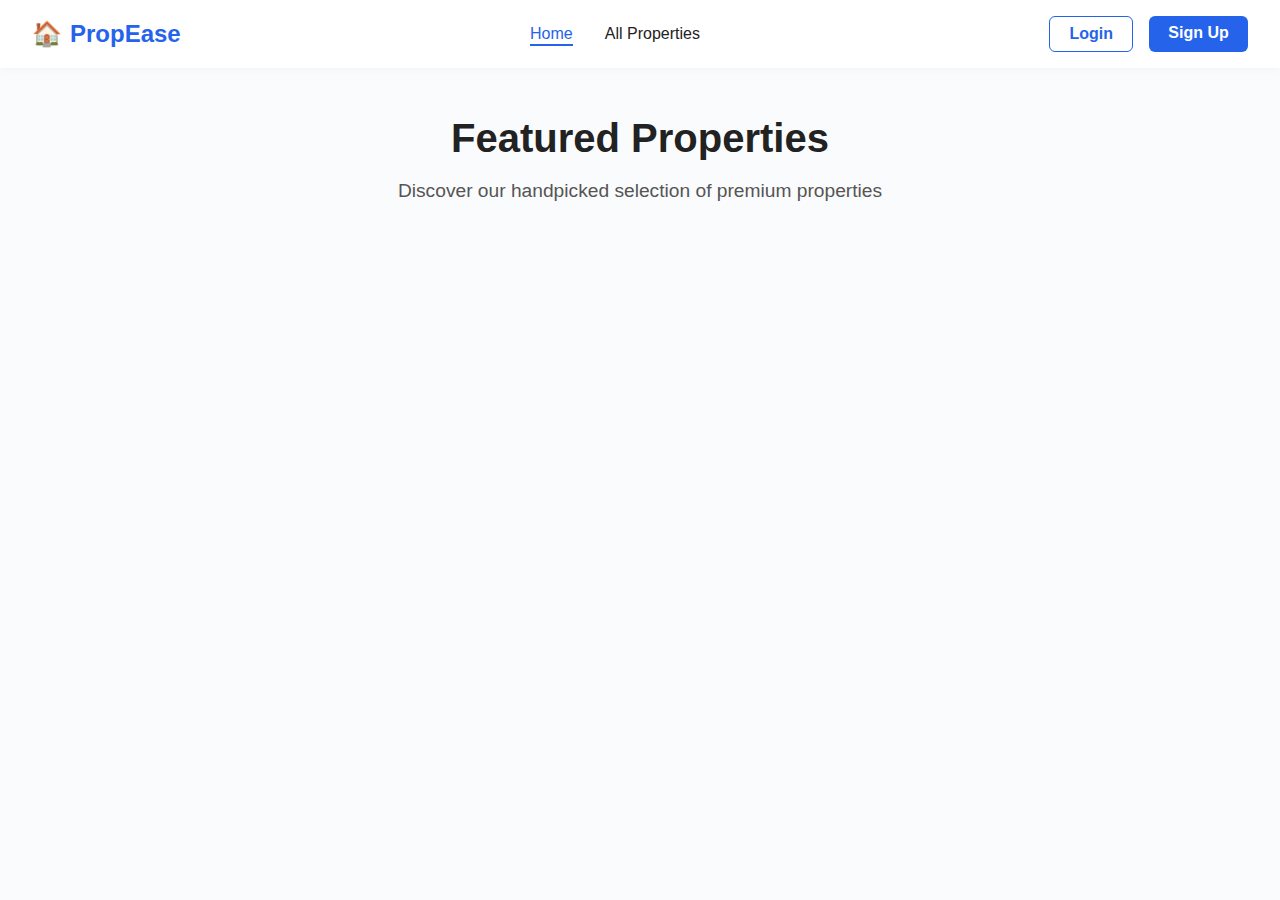
<file: frontend/index.html>
<!DOCTYPE html>
<html lang="en">
<head>
  <meta charset="UTF-8">
  <meta name="viewport" content="width=device-width, initial-scale=1.0">
  <title>PropEase - Home</title>
  <link rel="stylesheet" href="styles.css">
</head>
<body>
  <nav class="navbar">
    <div class="logo">
      <span class="logo-icon">🏠</span>
      <span class="logo-text">PropEase</span>
    </div> 
    <ul class="nav-links">
      <li><a href="index.html" class="active">Home</a></li>
      <li><a href="properties.html">All Properties</a></li>
      <li class="nav-auth" style="display:none;"><a href="my-properties.html">My Properties</a></li>
      <li class="nav-auth" style="display:none;"><a href="my-enquiries.html">My Enquiries</a></li>
    </ul>
    <div class="auth-buttons">
      <a href="login.html" class="btn-outline">Login</a>
      <a href="signup.html" class="btn-primary">Sign Up</a>
    </div>
  </nav>
  <section class="hero">
    <h1>Featured Properties</h1>
    <p>Discover our handpicked selection of premium properties</p>
    <div class="property-grid">
      <!-- Property cards will be injected here by JS -->
    </div>
  </section>
  <script src="main.js"></script>
  <script src="modal.js"></script>
</body>
</html>
</file>
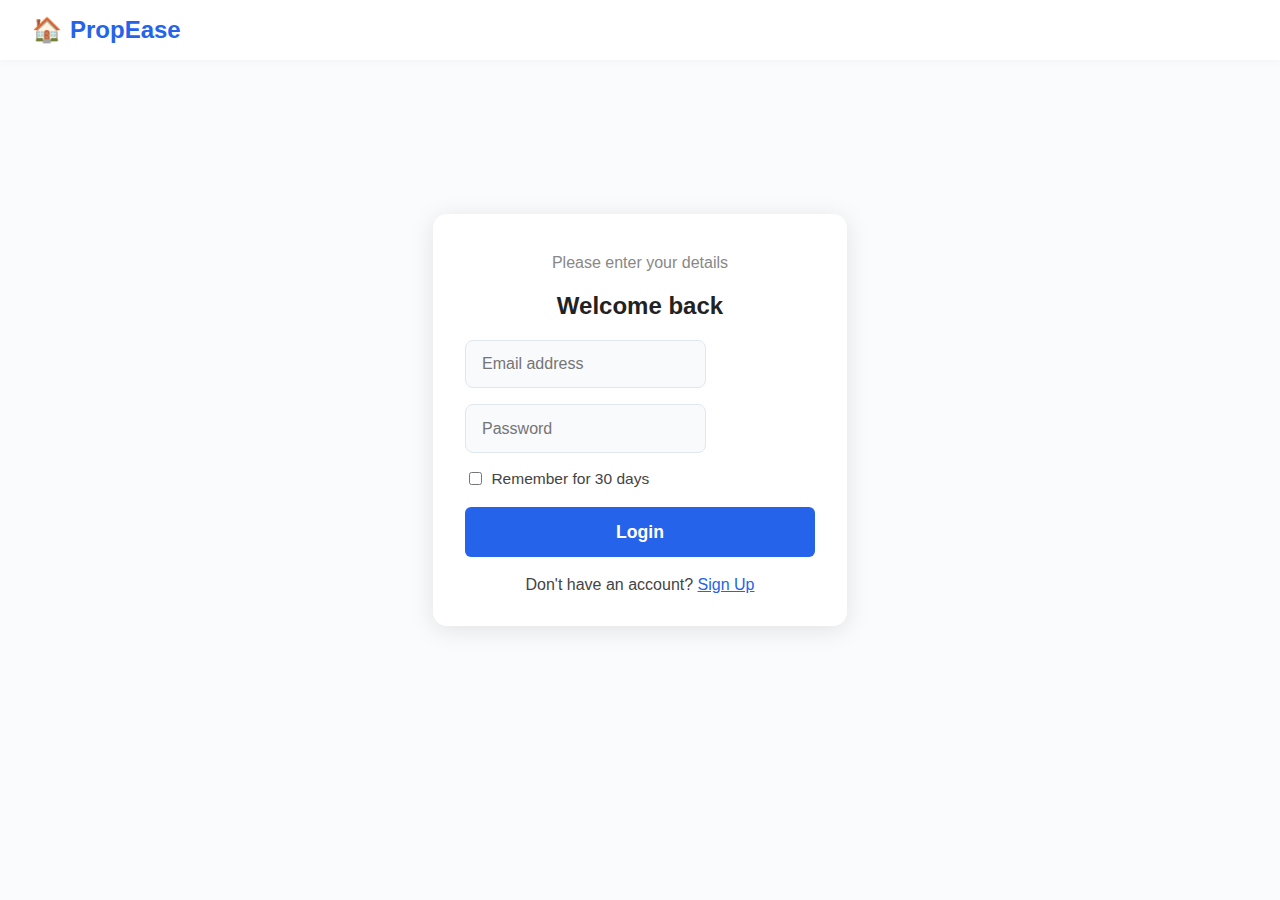
<file: frontend/login.html>
<!DOCTYPE html>
<html lang="en">
<head>
  <meta charset="UTF-8">
  <meta name="viewport" content="width=device-width, initial-scale=1.0">
  <title>Login - PropEase</title>
  <link rel="stylesheet" href="styles.css">
</head>
<body>
  <nav class="navbar">
    <div class="logo">
      <span class="logo-icon">🏠</span>
      <span class="logo-text">PropEase</span>
    </div>
  </nav>
  <main class="auth-container center-auth">
    <form class="auth-form card-form" id="loginForm">
      <div class="auth-header">
        <div class="auth-subheading">Please enter your details</div>
        <h2>Welcome back</h2>
      </div>
      <input type="email" name="email" placeholder="Email address" class="input-modern" required>
      <input type="password" name="password" placeholder="Password" class="input-modern" required>
      <div class="auth-row">
        <label class="remember-label"><input type="checkbox" name="remember"> Remember for 30 days</label>
      </div>
      <button type="submit" class="btn-primary btn-block">Login</button>
      <div class="auth-footer">
        Don't have an account? <a href="signup.html">Sign Up</a>
      </div>
    </form>
  </main>
  <script src="auth.js"></script>
</body>
</html>
</file>
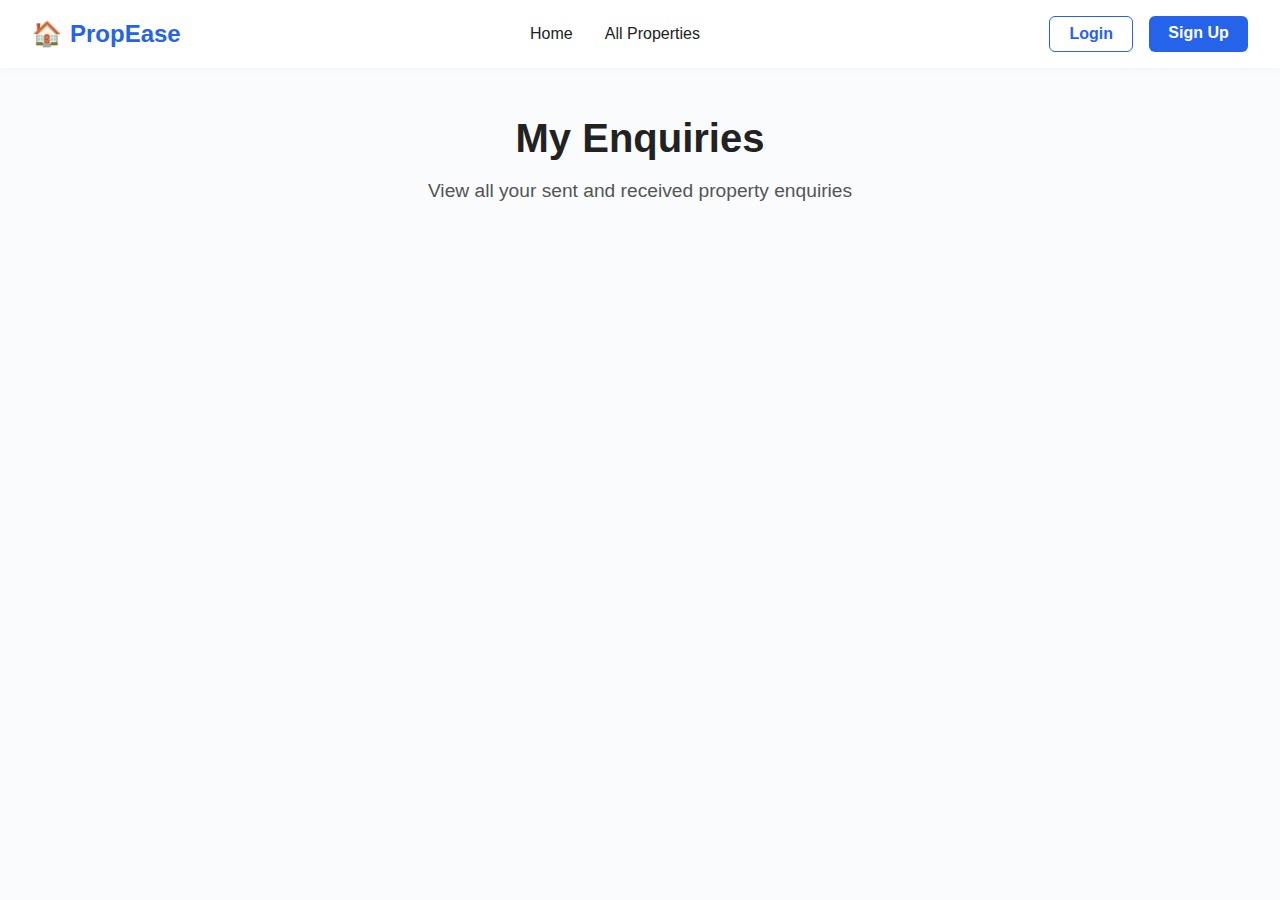
<file: frontend/my-enquiries.html>
<!DOCTYPE html>
<html lang="en">
<head>
  <meta charset="UTF-8">
  <meta name="viewport" content="width=device-width, initial-scale=1.0">
  <title>My Enquiries - PropEase</title>
  <link rel="stylesheet" href="styles.css">
</head>
<body>
  <nav class="navbar">
    <div class="logo">
      <span class="logo-icon">🏠</span>
      <span class="logo-text">PropEase</span>
    </div>
    <ul class="nav-links">
      <li><a href="index.html">Home</a></li>
      <li><a href="properties.html">All Properties</a></li>
      <li class="nav-auth" style="display:none;"><a href="my-properties.html">My Properties</a></li>
      <li class="nav-auth" style="display:none;"><a href="my-enquiries.html" class="active">My Enquiries</a></li>
    </ul>
    <div class="auth-buttons">
      <a href="login.html" class="btn-outline">Login</a>
      <a href="signup.html" class="btn-primary">Sign Up</a>
    </div>
  </nav>
  <section class="hero">
    <h1>My Enquiries</h1>
    <p>View all your sent and received property enquiries</p>
    <div class="enquiry-list">
      <!-- Enquiries will be injected here by JS -->
    </div>
  </section>
  <script src="main.js"></script>
  <script src="modal.js"></script>
  <script src="my-enquiries.js"></script>
</body>
</html>
</file>
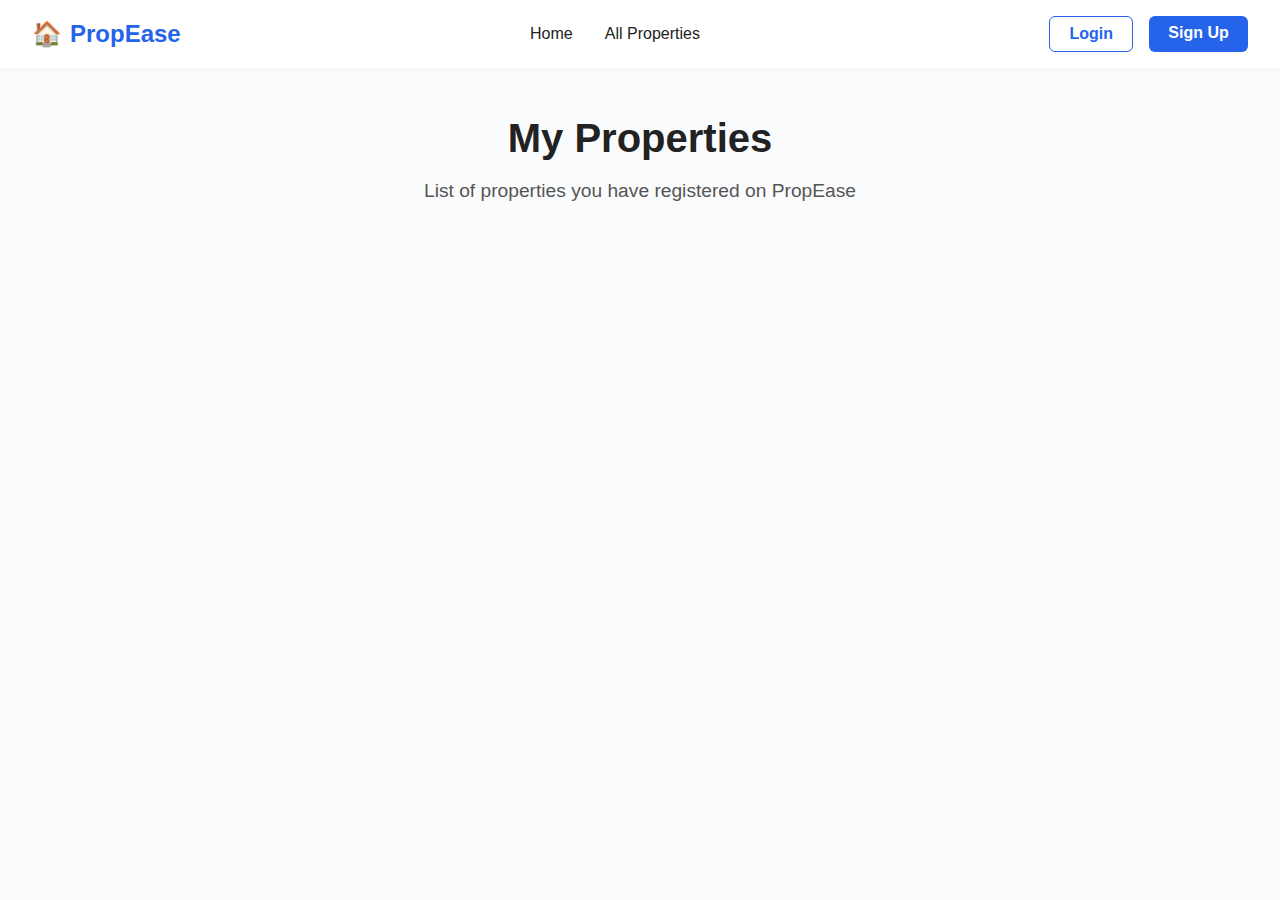
<file: frontend/my-properties.html>
<!DOCTYPE html>
<html lang="en">
<head>
  <meta charset="UTF-8">
  <meta name="viewport" content="width=device-width, initial-scale=1.0">
  <title>My Properties - PropEase</title>
  <link rel="stylesheet" href="styles.css">
</head>
<body>
  <nav class="navbar">
    <div class="logo">
      <span class="logo-icon">🏠</span>
      <span class="logo-text">PropEase</span>
    </div>
    <ul class="nav-links">
      <li><a href="index.html">Home</a></li>
      <li><a href="properties.html">All Properties</a></li>
      <li class="nav-auth" style="display:none;"><a href="my-properties.html" class="active">My Properties</a></li>
      <li class="nav-auth" style="display:none;"><a href="my-enquiries.html">My Enquiries</a></li>
    </ul>
    <div class="auth-buttons">
      <a href="login.html" class="btn-outline">Login</a>
      <a href="signup.html" class="btn-primary">Sign Up</a>
    </div>
  </nav>
  <section class="hero">
    <h1>My Properties</h1>
    <p>List of properties you have registered on PropEase</p>
    <div id="property-form-container"></div>
    <div class="property-grid">
      <!-- User's property cards will be injected here by JS -->
    </div>
  </section>
  <script src="main.js"></script>
  <script src="modal.js"></script>
  <script src="my-properties.js"></script>
</body>
</html>
</file>
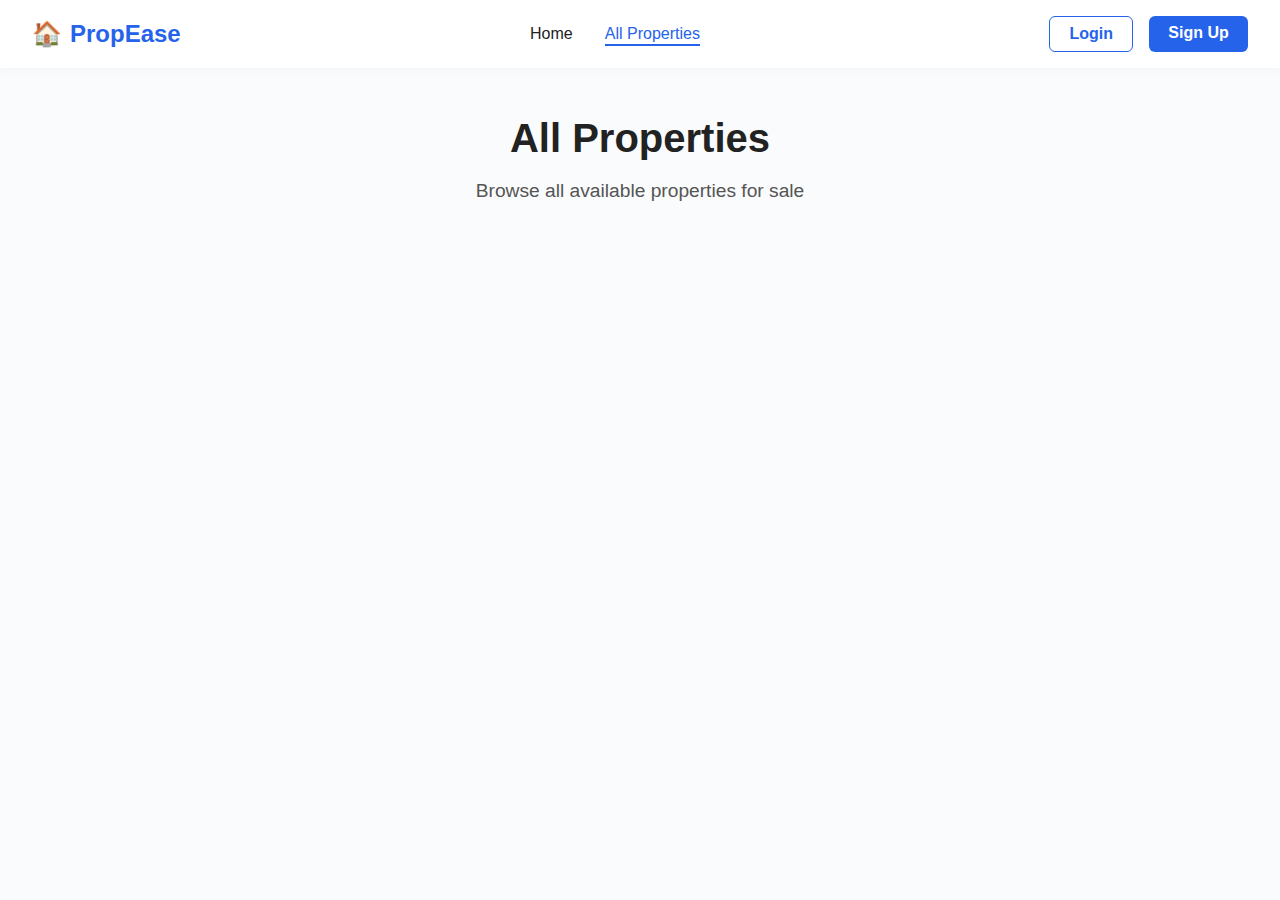
<file: frontend/properties.html>
<!DOCTYPE html>
<html lang="en">
<head>
  <meta charset="UTF-8">
  <meta name="viewport" content="width=device-width, initial-scale=1.0">
  <title>Properties - PropEase</title>
  <link rel="stylesheet" href="styles.css">
</head>
<body>
  <nav class="navbar">
    <div class="logo">
      <span class="logo-icon">🏠</span>
      <span class="logo-text">PropEase</span>
    </div>
    <ul class="nav-links">
      <li><a href="index.html">Home</a></li>
      <li><a href="properties.html" class="active">All Properties</a></li>
      <li class="nav-auth" style="display:none;"><a href="my-properties.html">My Properties</a></li>
      <li class="nav-auth" style="display:none;"><a href="my-enquiries.html">My Enquiries</a></li>
    </ul>
    <div class="auth-buttons">
      <a href="login.html" class="btn-outline">Login</a>
      <a href="signup.html" class="btn-primary">Sign Up</a>
    </div>
  </nav>
  <section class="hero">
    <h1>All Properties</h1>
    <p>Browse all available properties for sale</p>
    <div class="property-grid">
      <!-- Property cards will be injected here by JS -->
    </div>
  </section>
  <script src="properties.js"></script>
  <script src="modal.js"></script>
</body>
</html>
</file>
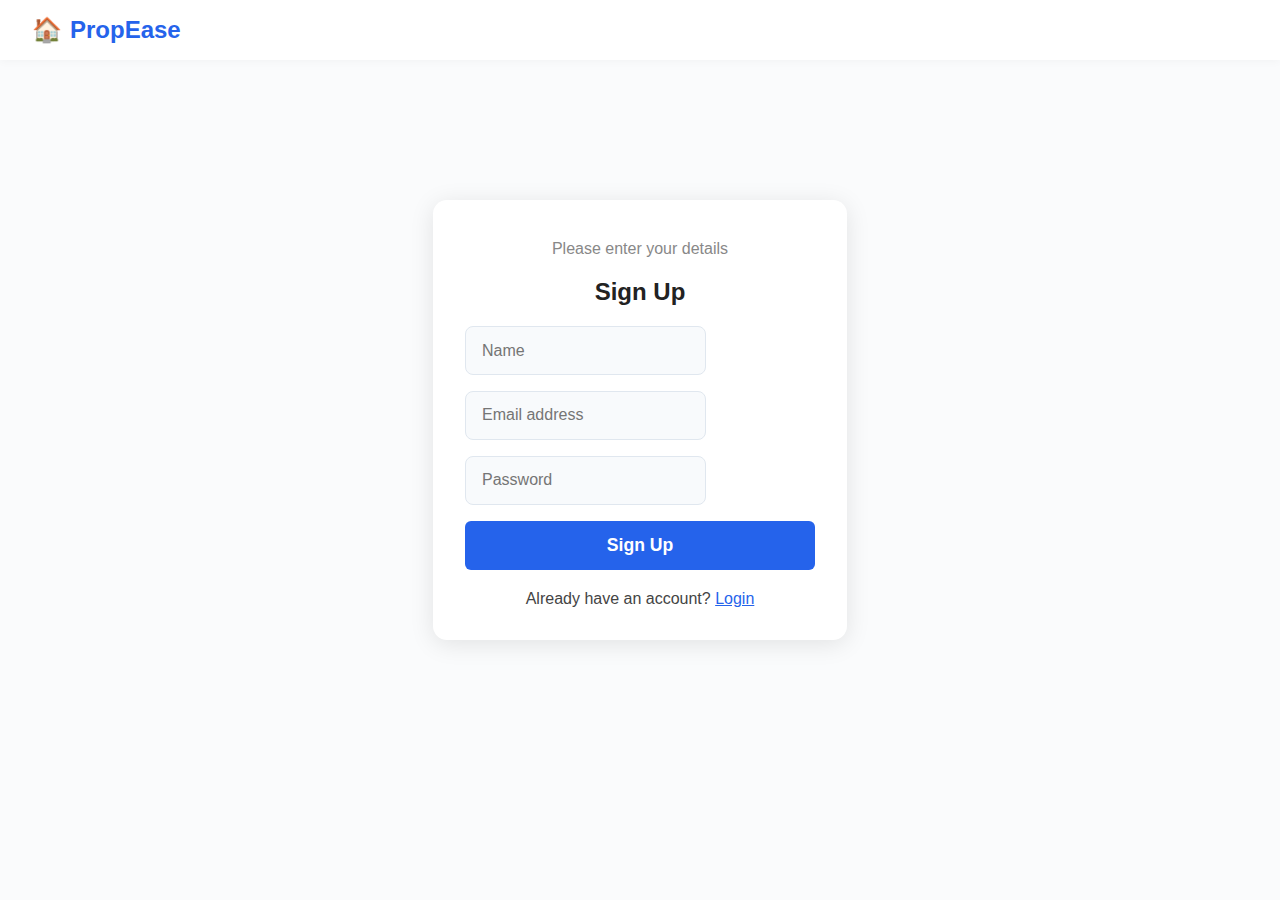
<file: frontend/signup.html>
<!DOCTYPE html>
<html lang="en">
<head>
  <meta charset="UTF-8">
  <meta name="viewport" content="width=device-width, initial-scale=1.0">
  <title>Sign Up - PropEase</title>
  <link rel="stylesheet" href="styles.css">
</head>
<body>
  <nav class="navbar">
    <div class="logo">
      <span class="logo-icon">🏠</span>
      <span class="logo-text">PropEase</span>
    </div>
  </nav>
  <main class="auth-container center-auth">
    <form class="auth-form card-form" id="signupForm">
      <div class="auth-header">
        <div class="auth-subheading">Please enter your details</div>
        <h2>Sign Up</h2>
      </div>
      <input type="text" name="name" placeholder="Name" class="input-modern" required>
      <input type="email" name="email" placeholder="Email address" class="input-modern" required>
      <input type="password" name="password" placeholder="Password" class="input-modern" required>
      <button type="submit" class="btn-primary btn-block">Sign Up</button>
      <div class="auth-footer">
        Already have an account? <a href="login.html">Login</a>
      </div>
    </form>
  </main>
  <script src="auth.js"></script>
</body>
</html>
</file>
<file: frontend/styles.css>
body {
  margin: 0;
  font-family: 'Segoe UI', Arial, sans-serif;
  background: #fafbfc;
  color: #222;
}

.navbar {
  display: flex;
  align-items: center;
  justify-content: space-between;
  padding: 1rem 2rem;
  background: #fff;
  box-shadow: 0 2px 8px rgba(0,0,0,0.03);
}
.logo {
  display: flex;
  align-items: center;
  font-size: 1.5rem;
  font-weight: bold;
  color: #2563eb;
}
.logo-icon {
  margin-right: 0.5rem;
}
.nav-links {
  list-style: none;
  display: flex;
  gap: 2rem;
  margin: 0;
  padding: 0;
}
.nav-links a {
  text-decoration: none;
  color: #222;
  font-weight: 500;
  padding-bottom: 2px;
  transition: color 0.2s;
}
.nav-links a.active, .nav-links a:hover {
  color: #2563eb;
  border-bottom: 2px solid #2563eb;
}
.auth-buttons {
  display: flex;
  gap: 1rem;
}
.btn-outline {
  border: 1.5px solid #2563eb;
  background: #fff;
  color: #2563eb;
  padding: 0.5rem 1.2rem;
  border-radius: 6px;
  font-weight: 600;
  text-decoration: none;
  transition: background 0.2s, color 0.2s;
}
.btn-outline:hover {
  background: #2563eb;
  color: #fff;
}
.btn-primary {
  background: #2563eb;
  color: #fff;
  padding: 0.5rem 1.2rem;
  border-radius: 6px;
  font-weight: 600;
  text-decoration: none;
  border: none;
  transition: background 0.2s;
}
.btn-primary:hover {
  background: #1741a6;
}
.hero {
  text-align: center;
  margin: 3rem 0 2rem 0;
}
.hero h1 {
  font-size: 2.5rem;
  margin-bottom: 0.5rem;
}
.hero p {
  color: #555;
  font-size: 1.2rem;
  margin-bottom: 2.5rem;
}
.property-grid {
  display: flex;
  justify-content: center;
  gap: 2rem;
  flex-wrap: wrap;
  margin: 0 auto;
  max-width: 1100px;
}
.property-card {
  background: #fff;
  border-radius: 18px;
  box-shadow: 0 4px 24px rgba(0,0,0,0.08);
  overflow: hidden;
  width: 350px;
  margin-bottom: 2rem;
  cursor: pointer;
  transition: transform 0.15s, box-shadow 0.15s;
}
.property-card:hover {
  transform: translateY(-6px) scale(1.03);
  box-shadow: 0 8px 32px rgba(37,99,235,0.10);
}
.property-card img {
  background: #f3f3f3;
  display: block;
  width: 100%;
  height: 200px;
  object-fit: cover;
  border-top-left-radius: 18px;
  border-top-right-radius: 18px;
}
.property-card img.fallback {
  object-fit: contain;
  background: #e0e7ef;
  color: #aaa;
}
.property-card .card-content {
  padding: 1.2rem;
  text-align: left;
}
.property-card .card-title {
  font-size: 1.2rem;
  font-weight: 600;
  margin-bottom: 0.5rem;
}
.property-card .card-location {
  color: #2563eb;
  font-size: 1rem;
  margin-bottom: 0.5rem;
}
.property-card .card-price {
  color: #1741a6;
  font-size: 1.1rem;
  font-weight: 500;
}
@media (max-width: 900px) {
  .property-grid {
    flex-direction: column;
    align-items: center;
  }
}

.modal-overlay {
  position: fixed;
  top: 0; left: 0; right: 0; bottom: 0;
  background: rgba(0,0,0,0.4);
  display: flex;
  align-items: center;
  justify-content: center;
  z-index: 1000;
}
.modal-content {
  background: #fff;
  border-radius: 16px;
  padding: 2rem;
  max-width: 400px;
  width: 100%;
  box-shadow: 0 8px 32px rgba(0,0,0,0.15);
  position: relative;
  text-align: left;
}
.close-modal {
  position: absolute;
  top: 1rem;
  right: 1rem;
  font-size: 1.5rem;
  cursor: pointer;
  color: #888;
}
.modal-image {
  width: 100%;
  height: 180px;
  object-fit: cover;
  border-radius: 10px;
  margin-bottom: 1rem;
}
#enquiryForm textarea {
  width: 100%;
  min-height: 70px;
  border-radius: 8px;
  border: 1px solid #ddd;
  padding: 0.7rem;
  margin-bottom: 1rem;
  font-size: 1rem;
  resize: vertical;
}
#enquiryForm button {
  width: 100%;
}

.property-form {
  background: #fff;
  border-radius: 12px;
  box-shadow: 0 2px 12px rgba(0,0,0,0.07);
  padding: 2rem;
  margin: 2rem auto 2.5rem auto;
  max-width: 500px;
  display: flex;
  flex-direction: column;
  gap: 1rem;
}
.property-form input,
.property-form textarea,
.property-form select {
  padding: 0.7rem;
  border-radius: 6px;
  border: 1px solid #ddd;
  font-size: 1rem;
  width: 100%;
}
.property-form button {
  width: 100%;
}
.property-form label {
  font-weight: 500;
  margin-bottom: 0.2rem;
}

.center-auth {
  min-height: 80vh;
  display: flex;
  align-items: center;
  justify-content: center;
}
.card-form {
  background: #fff;
  border-radius: 14px;
  box-shadow: 0 4px 24px rgba(0,0,0,0.10);
  padding: 2.5rem 2rem 2rem 2rem;
  min-width: 320px;
  max-width: 350px;
  margin: 0 auto;
}

.auth-header {
  text-align: center;
  margin-bottom: 1.2rem;
}
.auth-subheading {
  color: #888;
  font-size: 1rem;
  margin-bottom: 0.2rem;
}
.input-modern {
  border: 1.5px solid #e0e7ef;
  border-radius: 8px;
  padding: 0.9rem 1rem;
  font-size: 1rem;
  margin-bottom: 1rem;
  background: #f8fafc;
  transition: border 0.2s;
}
.input-modern:focus {
  border-color: #2563eb;
  outline: none;
  background: #fff;
}
.auth-row {
  display: flex;
  align-items: center;
  justify-content: space-between;
  margin-bottom: 1.2rem;
}
.remember-label {
  font-size: 0.97rem;
  color: #444;
  display: flex;
  align-items: center;
  gap: 0.4rem;
}
.forgot-link {
  color: #2563eb;
  font-size: 0.97rem;
  text-decoration: none;
  transition: color 0.2s;
}
.forgot-link:hover {
  color: #1741a6;
  text-decoration: underline;
}
.btn-block {
  width: 100%;
  margin-bottom: 1.2rem;
  font-size: 1.1rem;
  padding: 0.9rem 0;
}
.auth-footer {
  text-align: center;
  color: #444;
  font-size: 1rem;
}
.auth-footer a {
  color: #2563eb;
  text-decoration: underline;
  font-weight: 500;
}
</file>
